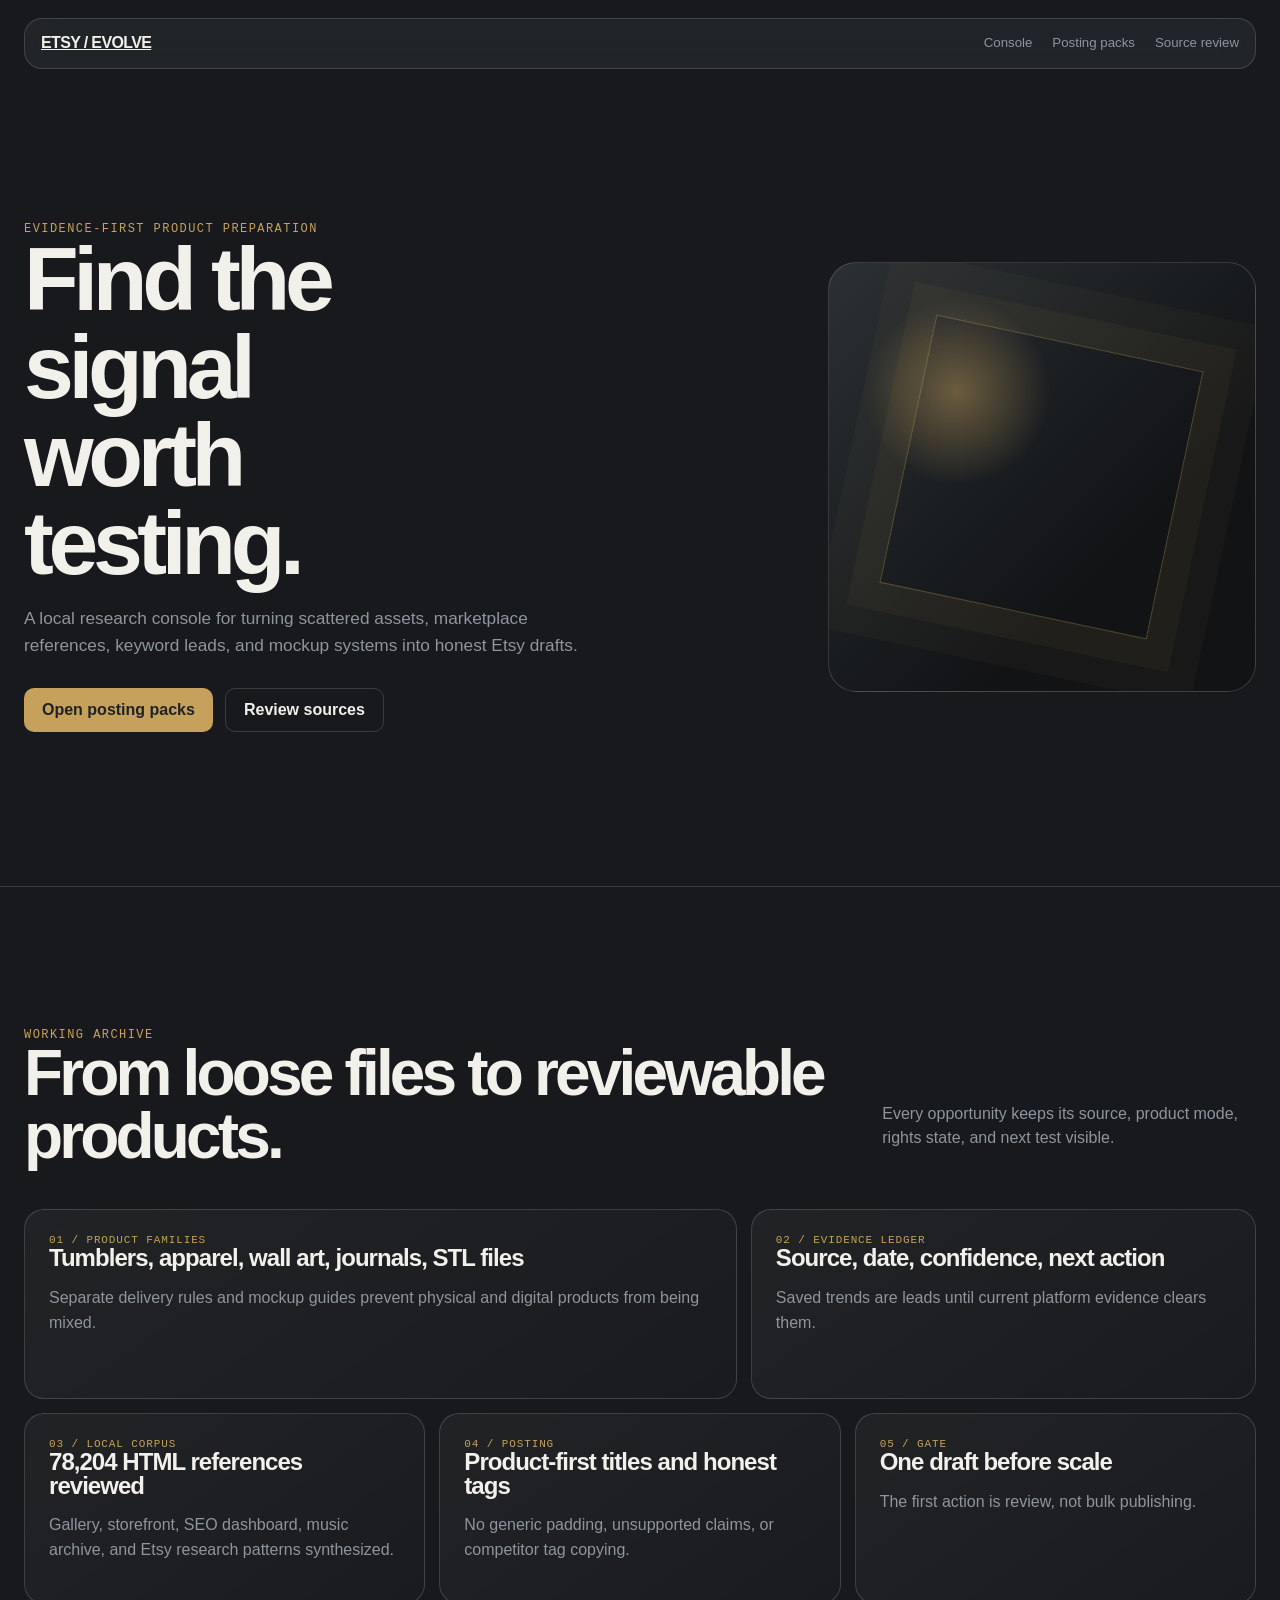
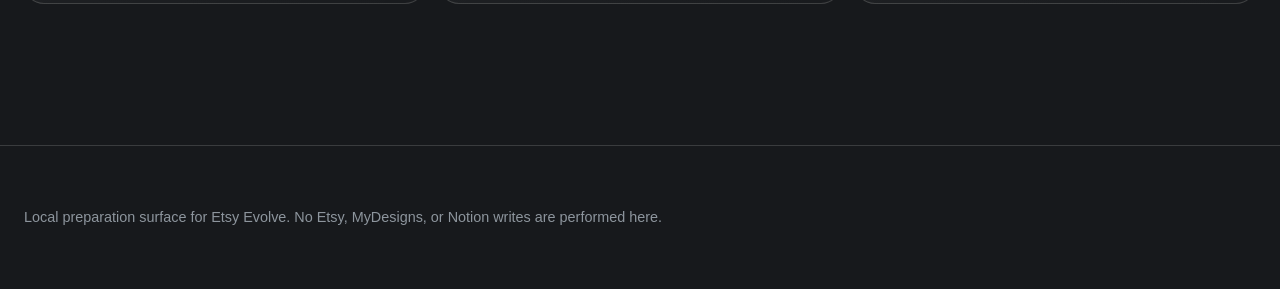
<file: site/index.html>
<!doctype html>
<html lang="en">
<head><meta charset="utf-8"><meta name="viewport" content="width=device-width,initial-scale=1"><meta name="description" content="Etsy Evolve: evidence-first product research and listing preparation."><title>Etsy Evolve — Research Console</title><link rel="stylesheet" href="styles.css"></head>
<body><main><nav class="nav shell"><a class="brand" href="index.html">ETSY / EVOLVE</a><div class="nav-links"><a href="index.html">Console</a><a href="posting-packs.html">Posting packs</a><a href="source-review.html">Source review</a></div></nav>
<section class="hero shell"><div><div class="eyebrow">Evidence-first product preparation</div><h1>Find the signal worth testing.</h1><p class="lede">A local research console for turning scattered assets, marketplace references, keyword leads, and mockup systems into honest Etsy drafts.</p><div class="actions"><a class="button primary" href="posting-packs.html">Open posting packs</a><a class="button secondary" href="source-review.html">Review sources</a></div></div><div class="signal-art" aria-label="Abstract signal archive visualization"></div></section>
<section class="section"><div class="shell"><div class="section-head"><div><div class="eyebrow">Working archive</div><h2>From loose files to reviewable products.</h2></div><p>Every opportunity keeps its source, product mode, rights state, and next test visible.</p></div><div class="grid"><article class="panel span-7"><div class="meta">01 / Product families</div><h3>Tumblers, apparel, wall art, journals, STL files</h3><p class="muted">Separate delivery rules and mockup guides prevent physical and digital products from being mixed.</p></article><article class="panel span-5"><div class="meta">02 / Evidence ledger</div><h3>Source, date, confidence, next action</h3><p class="muted">Saved trends are leads until current platform evidence clears them.</p></article><article class="panel span-4"><div class="meta">03 / Local corpus</div><h3>78,204 HTML references reviewed</h3><p class="muted">Gallery, storefront, SEO dashboard, music archive, and Etsy research patterns synthesized.</p></article><article class="panel span-4"><div class="meta">04 / Posting</div><h3>Product-first titles and honest tags</h3><p class="muted">No generic padding, unsupported claims, or competitor tag copying.</p></article><article class="panel span-4"><div class="meta">05 / Gate</div><h3>One draft before scale</h3><p class="muted">The first action is review, not bulk publishing.</p></article></div></div></section>
<footer class="footer"><div class="shell">Local preparation surface for Etsy Evolve. No Etsy, MyDesigns, or Notion writes are performed here.</div></footer></main></body></html>
</file>
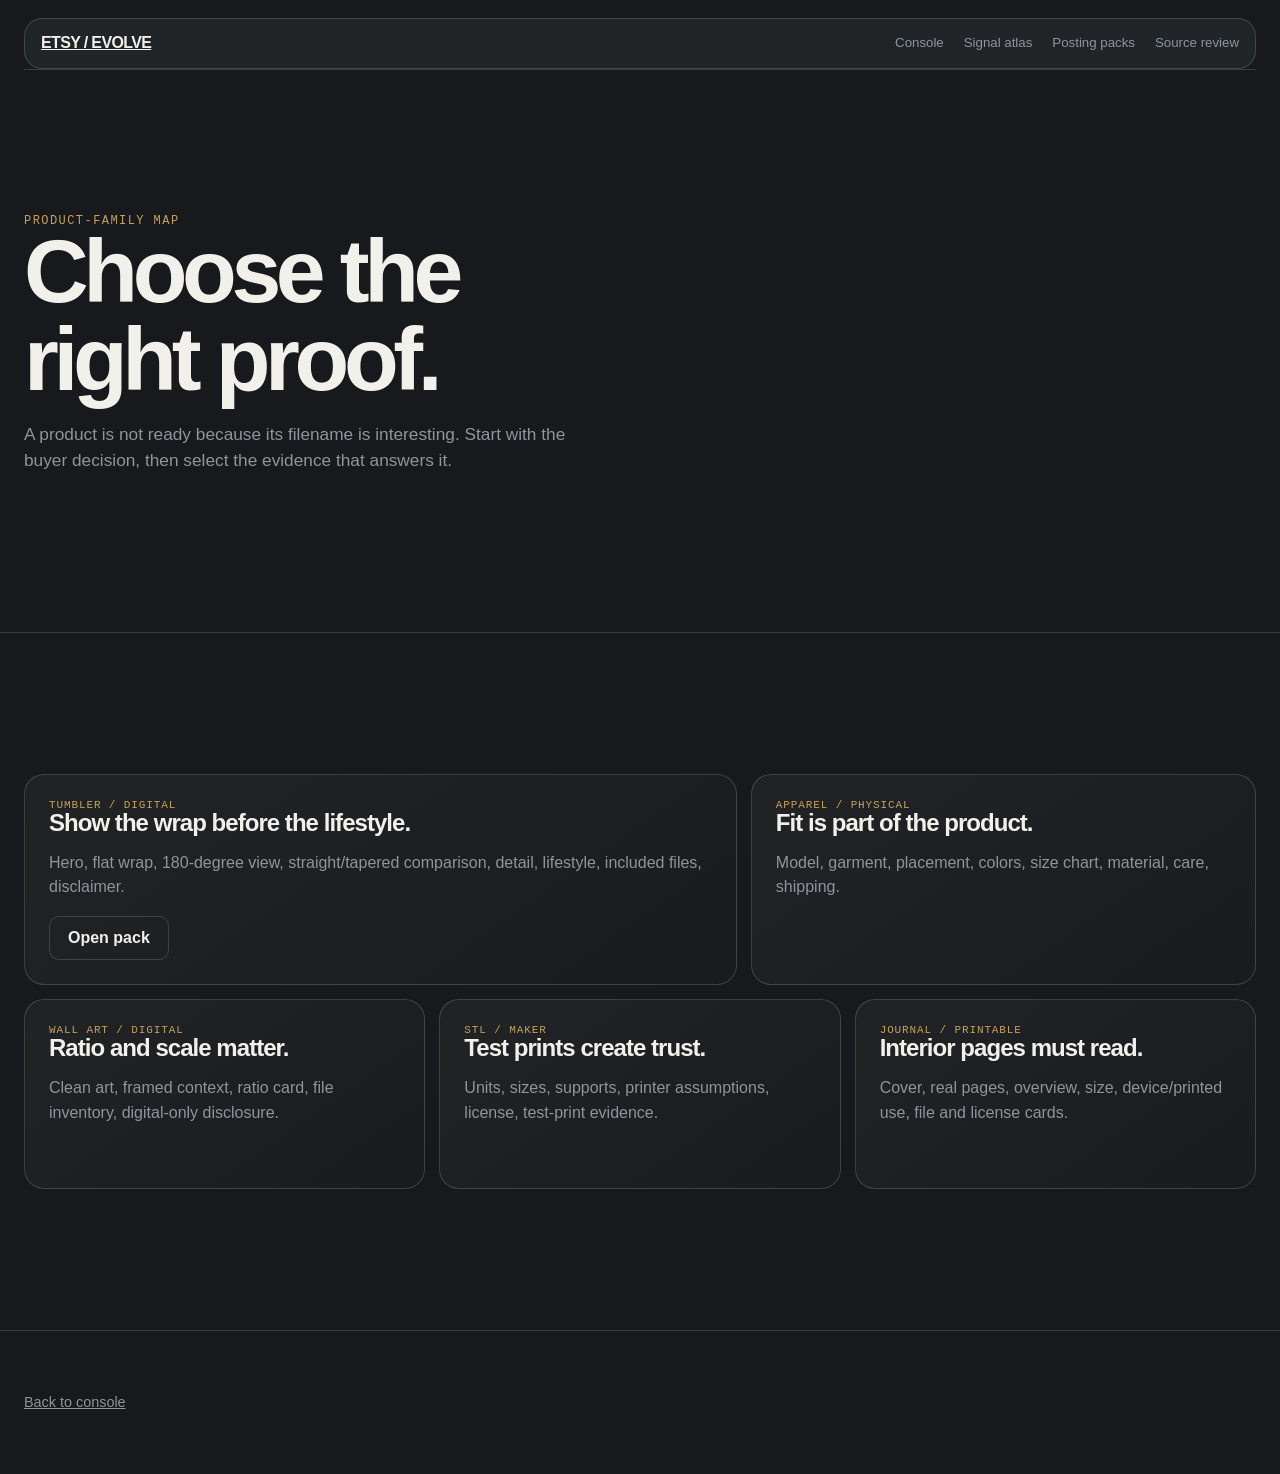
<file: site/catalog.html>
<!doctype html>
<html lang="en"><head><meta charset="utf-8"><meta name="viewport" content="width=device-width,initial-scale=1"><meta name="description" content="Etsy Evolve product-family signal atlas."><title>Signal Atlas — Etsy Evolve</title><link rel="stylesheet" href="styles.css"></head>
<body><main><nav class="nav shell"><a class="brand" href="index.html">ETSY / EVOLVE</a><div class="nav-links"><a href="index.html">Console</a><a href="catalog.html">Signal atlas</a><a href="posting-packs.html">Posting packs</a><a href="source-review.html">Source review</a></div></nav>
<section class="section shell" style="padding-top:9rem"><div class="eyebrow">Product-family map</div><h1 style="max-width:10ch">Choose the right proof.</h1><p class="lede">A product is not ready because its filename is interesting. Start with the buyer decision, then select the evidence that answers it.</p></section>
<section class="section"><div class="shell"><div class="grid"><article class="panel span-7"><div class="meta">Tumbler / digital</div><h3>Show the wrap before the lifestyle.</h3><p class="muted">Hero, flat wrap, 180-degree view, straight/tapered comparison, detail, lifestyle, included files, disclaimer.</p><a class="button secondary" href="posting-packs.html">Open pack</a></article><article class="panel span-5"><div class="meta">Apparel / physical</div><h3>Fit is part of the product.</h3><p class="muted">Model, garment, placement, colors, size chart, material, care, shipping.</p></article><article class="panel span-4"><div class="meta">Wall art / digital</div><h3>Ratio and scale matter.</h3><p class="muted">Clean art, framed context, ratio card, file inventory, digital-only disclosure.</p></article><article class="panel span-4"><div class="meta">STL / maker</div><h3>Test prints create trust.</h3><p class="muted">Units, sizes, supports, printer assumptions, license, test-print evidence.</p></article><article class="panel span-4"><div class="meta">Journal / printable</div><h3>Interior pages must read.</h3><p class="muted">Cover, real pages, overview, size, device/printed use, file and license cards.</p></article></div></div></section>
<footer class="footer"><div class="shell"><a href="index.html">Back to console</a></div></footer></main></body></html>
</file>
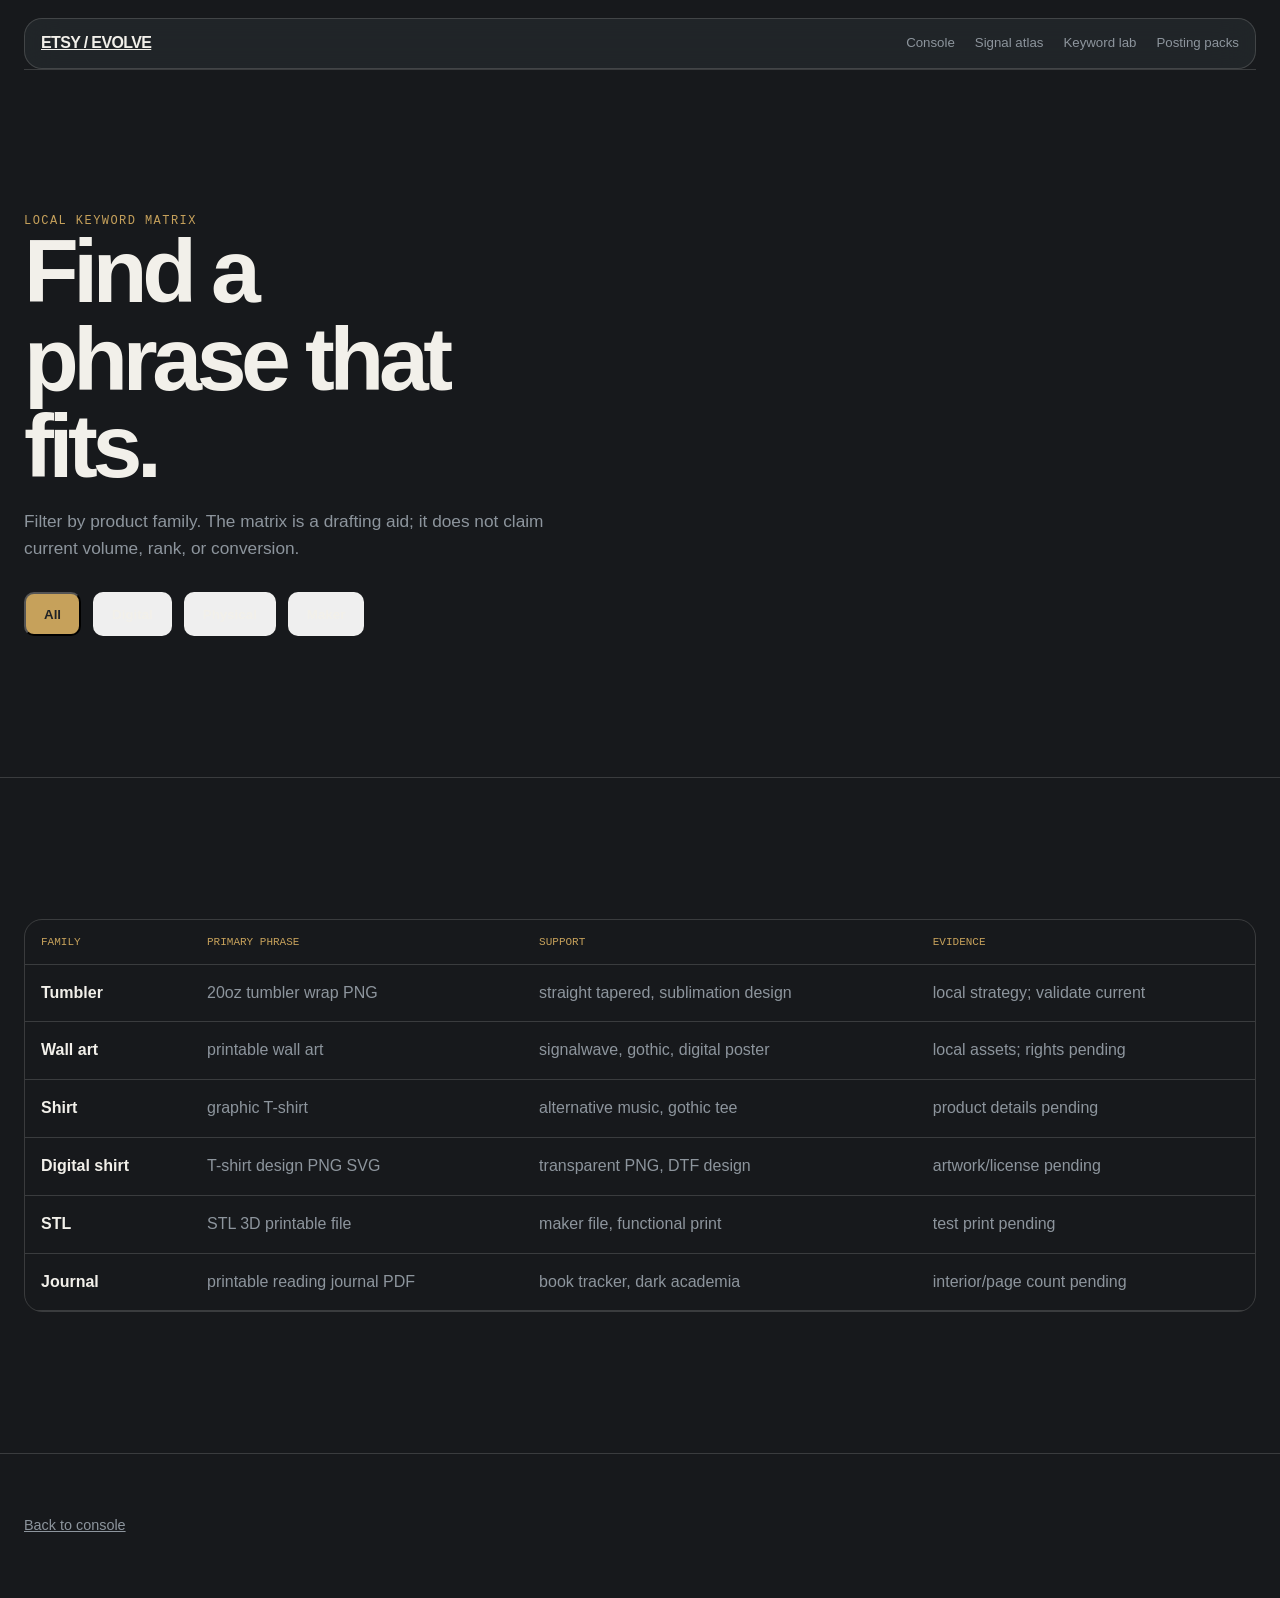
<file: site/keyword-lab.html>
<!doctype html>
<html lang="en"><head><meta charset="utf-8"><meta name="viewport" content="width=device-width,initial-scale=1"><meta name="description" content="Filterable Etsy keyword laboratory based on local evidence."><title>Keyword Lab — Etsy Evolve</title><link rel="stylesheet" href="styles.css"></head>
<body><main><nav class="nav shell"><a class="brand" href="index.html">ETSY / EVOLVE</a><div class="nav-links"><a href="index.html">Console</a><a href="catalog.html">Signal atlas</a><a href="keyword-lab.html">Keyword lab</a><a href="posting-packs.html">Posting packs</a></div></nav>
<section class="section shell" style="padding-top:9rem"><div class="eyebrow">Local keyword matrix</div><h1 style="max-width:10ch">Find a phrase that fits.</h1><p class="lede">Filter by product family. The matrix is a drafting aid; it does not claim current volume, rank, or conversion.</p><div class="actions"><button class="button primary" data-filter="all">All</button><button class="button secondary" data-filter="digital">Digital</button><button class="button secondary" data-filter="physical">Physical</button><button class="button secondary" data-filter="maker">Maker</button></div></section>
<section class="section"><div class="shell"><div class="table-wrap"><table class="table" id="keyword-table"><thead><tr><th>Family</th><th>Primary phrase</th><th>Support</th><th>Evidence</th></tr></thead><tbody><tr data-kind="digital"><td><strong>Tumbler</strong></td><td>20oz tumbler wrap PNG</td><td>straight tapered, sublimation design</td><td>local strategy; validate current</td></tr><tr data-kind="digital"><td><strong>Wall art</strong></td><td>printable wall art</td><td>signalwave, gothic, digital poster</td><td>local assets; rights pending</td></tr><tr data-kind="physical"><td><strong>Shirt</strong></td><td>graphic T-shirt</td><td>alternative music, gothic tee</td><td>product details pending</td></tr><tr data-kind="digital"><td><strong>Digital shirt</strong></td><td>T-shirt design PNG SVG</td><td>transparent PNG, DTF design</td><td>artwork/license pending</td></tr><tr data-kind="maker"><td><strong>STL</strong></td><td>STL 3D printable file</td><td>maker file, functional print</td><td>test print pending</td></tr><tr data-kind="digital"><td><strong>Journal</strong></td><td>printable reading journal PDF</td><td>book tracker, dark academia</td><td>interior/page count pending</td></tr></tbody></table></div></div></section>
<footer class="footer"><div class="shell"><a href="index.html">Back to console</a></div></footer></main><script>document.querySelectorAll('[data-filter]').forEach(function(button){button.addEventListener('click',function(){var filter=button.dataset.filter;document.querySelectorAll('#keyword-table tbody tr').forEach(function(row){row.hidden=filter!=='all'&&row.dataset.kind!==filter})})})</script></body></html>
</file>
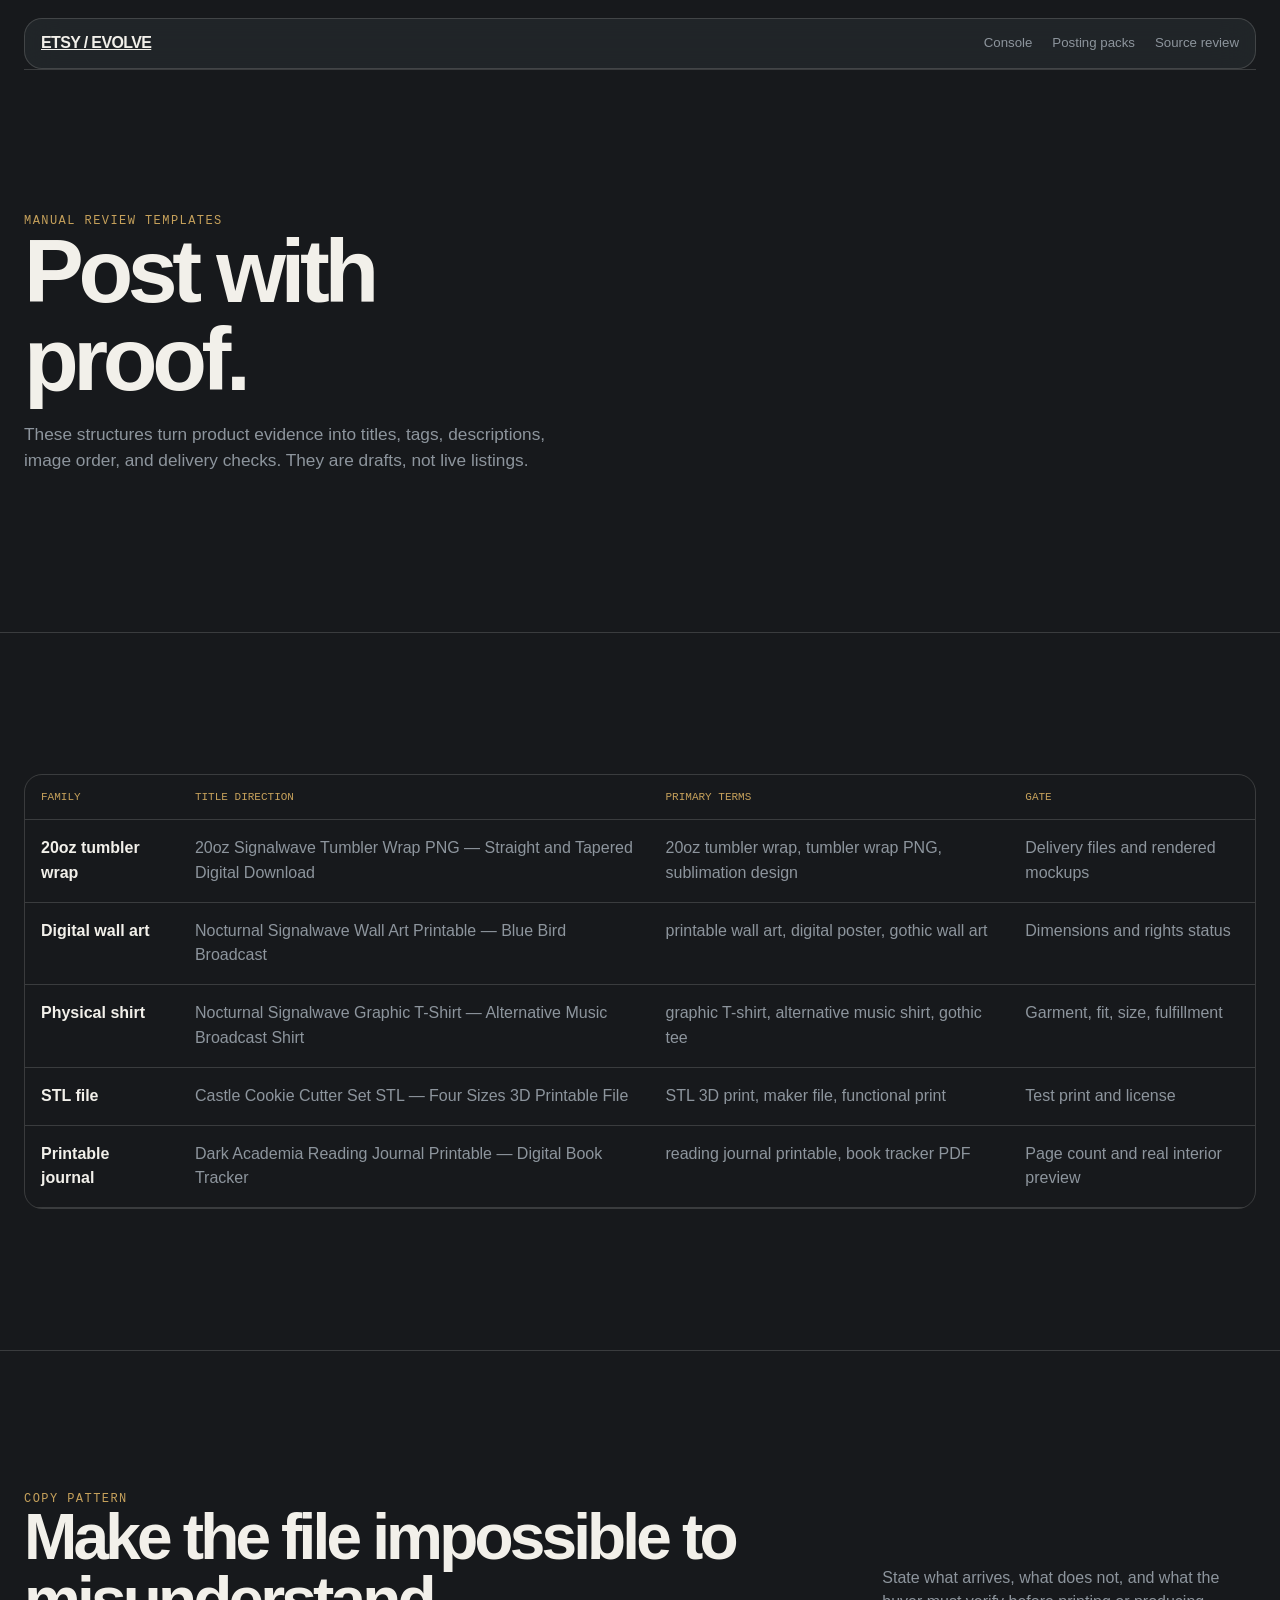
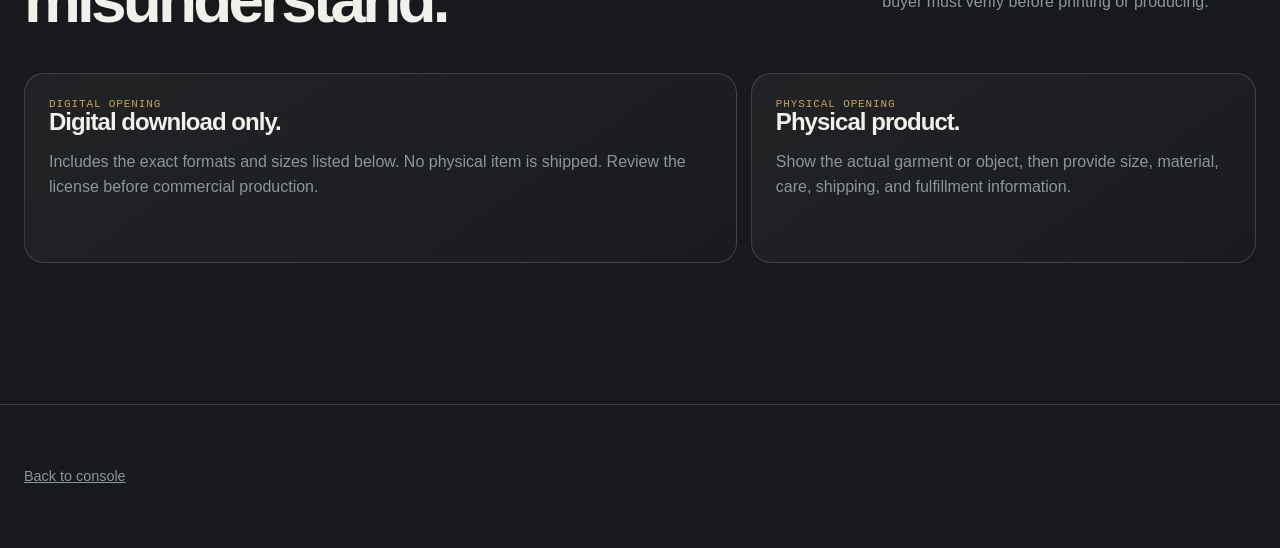
<file: site/posting-packs.html>
<!doctype html>
<html lang="en"><head><meta charset="utf-8"><meta name="viewport" content="width=device-width,initial-scale=1"><meta name="description" content="Product-family Etsy posting packs and keyword structures."><title>Posting Packs — Etsy Evolve</title><link rel="stylesheet" href="styles.css"></head>
<body><main><nav class="nav shell"><a class="brand" href="index.html">ETSY / EVOLVE</a><div class="nav-links"><a href="index.html">Console</a><a href="posting-packs.html">Posting packs</a><a href="source-review.html">Source review</a></div></nav><section class="section shell" style="padding-top:9rem"><div class="eyebrow">Manual review templates</div><h1 style="max-width:10ch">Post with proof.</h1><p class="lede">These structures turn product evidence into titles, tags, descriptions, image order, and delivery checks. They are drafts, not live listings.</p></section>
<section class="section"><div class="shell"><div class="table-wrap"><table class="table"><thead><tr><th>Family</th><th>Title direction</th><th>Primary terms</th><th>Gate</th></tr></thead><tbody><tr><td><strong>20oz tumbler wrap</strong></td><td>20oz Signalwave Tumbler Wrap PNG — Straight and Tapered Digital Download</td><td>20oz tumbler wrap, tumbler wrap PNG, sublimation design</td><td>Delivery files and rendered mockups</td></tr><tr><td><strong>Digital wall art</strong></td><td>Nocturnal Signalwave Wall Art Printable — Blue Bird Broadcast</td><td>printable wall art, digital poster, gothic wall art</td><td>Dimensions and rights status</td></tr><tr><td><strong>Physical shirt</strong></td><td>Nocturnal Signalwave Graphic T-Shirt — Alternative Music Broadcast Shirt</td><td>graphic T-shirt, alternative music shirt, gothic tee</td><td>Garment, fit, size, fulfillment</td></tr><tr><td><strong>STL file</strong></td><td>Castle Cookie Cutter Set STL — Four Sizes 3D Printable File</td><td>STL 3D print, maker file, functional print</td><td>Test print and license</td></tr><tr><td><strong>Printable journal</strong></td><td>Dark Academia Reading Journal Printable — Digital Book Tracker</td><td>reading journal printable, book tracker PDF</td><td>Page count and real interior preview</td></tr></tbody></table></div></div></section>
<section class="section"><div class="shell"><div class="section-head"><div><div class="eyebrow">Copy pattern</div><h2>Make the file impossible to misunderstand.</h2></div><p>State what arrives, what does not, and what the buyer must verify before printing or producing.</p></div><div class="grid"><article class="panel span-7"><div class="meta">Digital opening</div><h3>Digital download only.</h3><p class="muted">Includes the exact formats and sizes listed below. No physical item is shipped. Review the license before commercial production.</p></article><article class="panel span-5"><div class="meta">Physical opening</div><h3>Physical product.</h3><p class="muted">Show the actual garment or object, then provide size, material, care, shipping, and fulfillment information.</p></article></div></div></section><footer class="footer"><div class="shell"><a href="index.html">Back to console</a></div></footer></main></body></html>
</file>
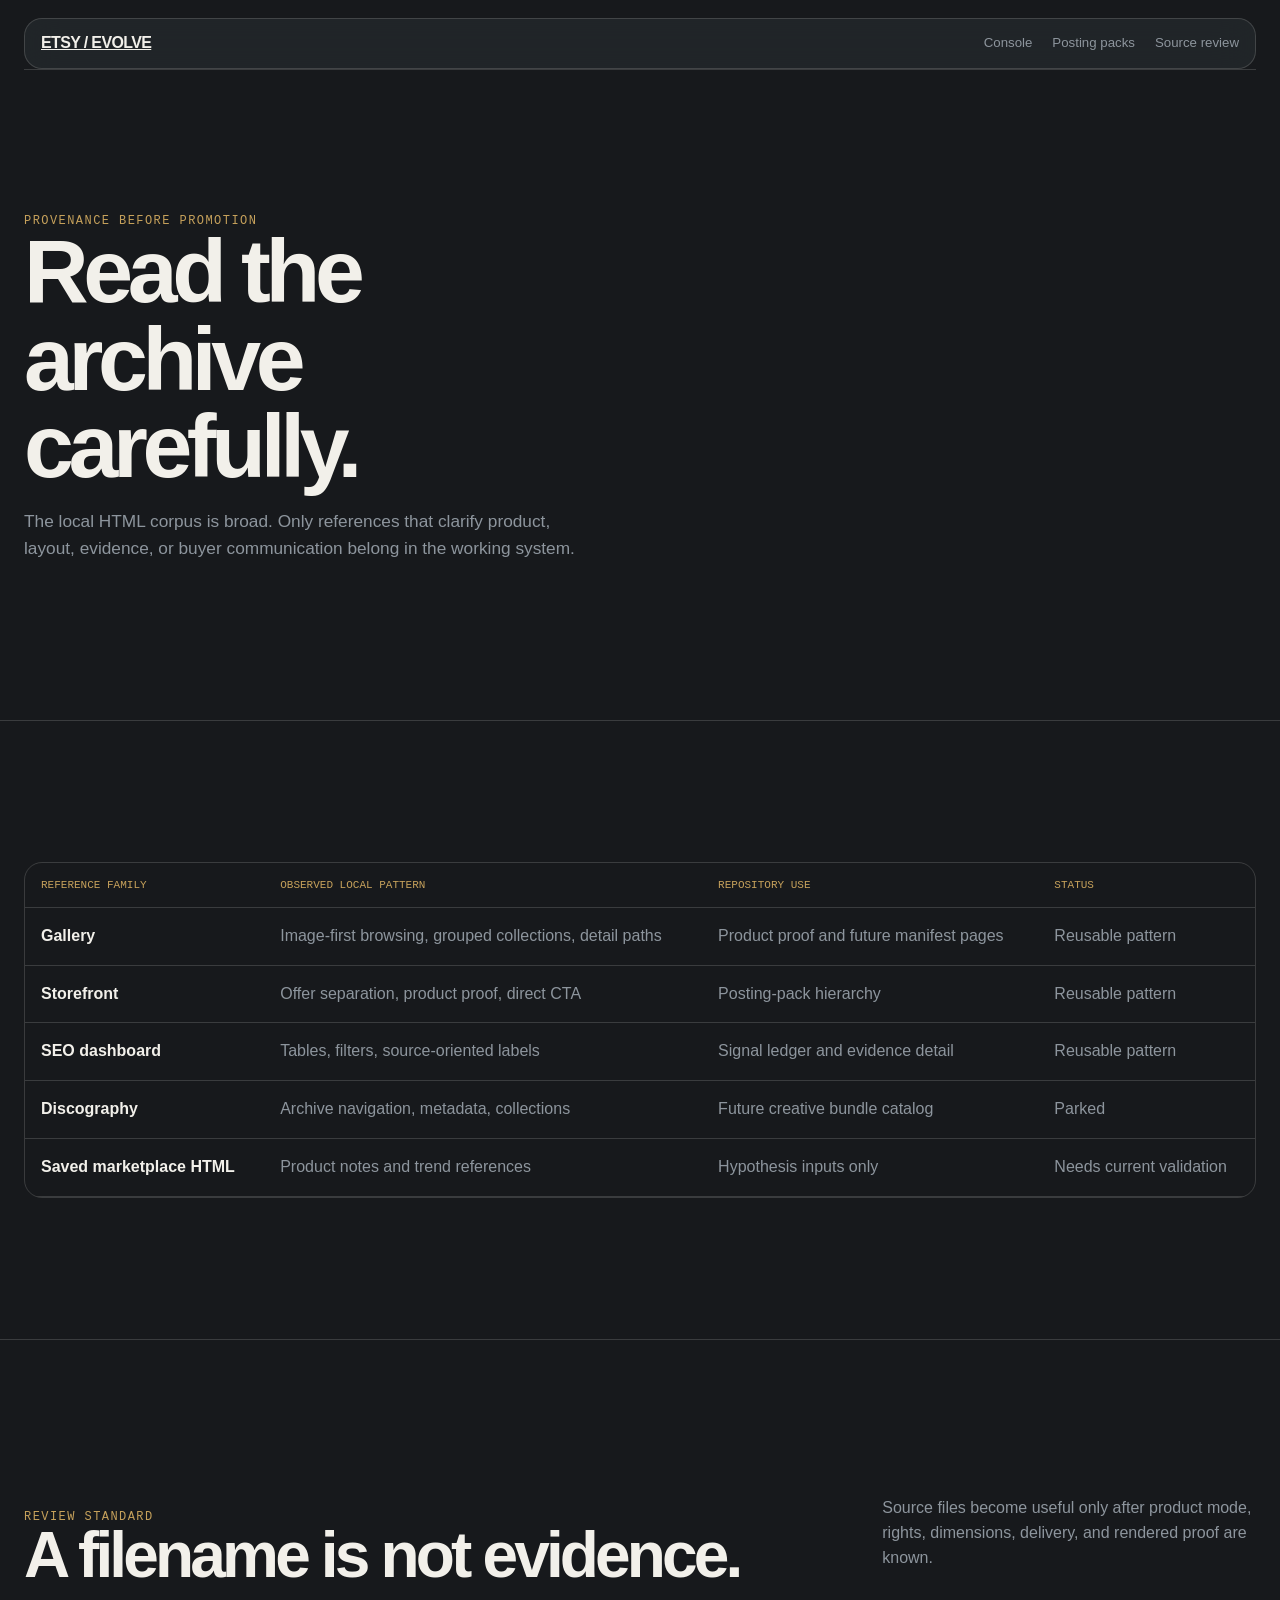
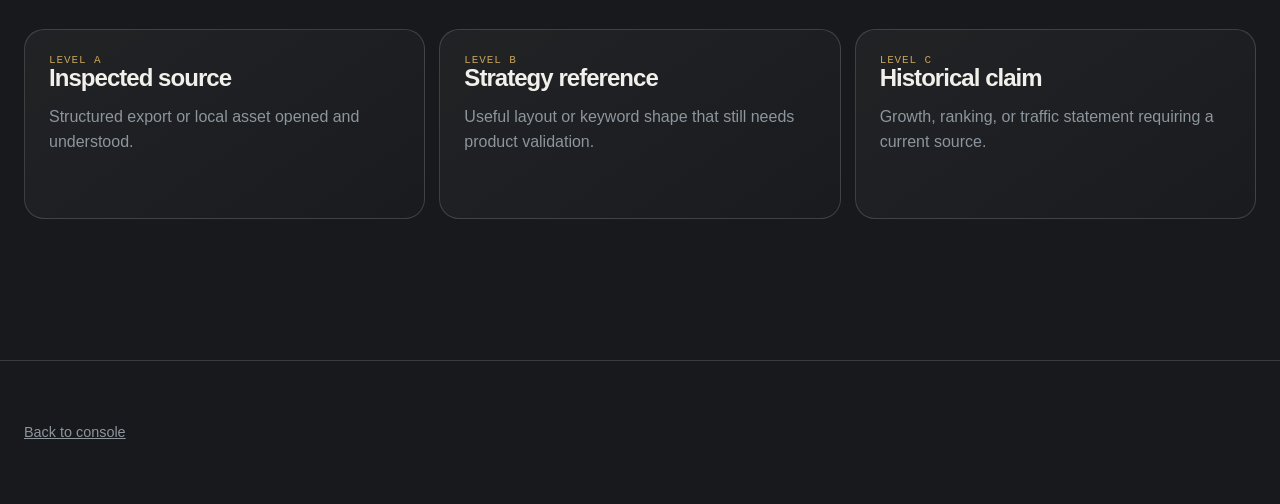
<file: site/source-review.html>
<!doctype html>
<html lang="en"><head><meta charset="utf-8"><meta name="viewport" content="width=device-width,initial-scale=1"><meta name="description" content="Etsy Evolve local HTML reference and evidence provenance review."><title>Source Review — Etsy Evolve</title><link rel="stylesheet" href="styles.css"></head>
<body><main><nav class="nav shell"><a class="brand" href="index.html">ETSY / EVOLVE</a><div class="nav-links"><a href="index.html">Console</a><a href="posting-packs.html">Posting packs</a><a href="source-review.html">Source review</a></div></nav><section class="section shell" style="padding-top:9rem"><div class="eyebrow">Provenance before promotion</div><h1 style="max-width:11ch">Read the archive carefully.</h1><p class="lede">The local HTML corpus is broad. Only references that clarify product, layout, evidence, or buyer communication belong in the working system.</p></section>
<section class="section"><div class="shell"><div class="table-wrap"><table class="table"><thead><tr><th>Reference family</th><th>Observed local pattern</th><th>Repository use</th><th>Status</th></tr></thead><tbody><tr><td><strong>Gallery</strong></td><td>Image-first browsing, grouped collections, detail paths</td><td>Product proof and future manifest pages</td><td>Reusable pattern</td></tr><tr><td><strong>Storefront</strong></td><td>Offer separation, product proof, direct CTA</td><td>Posting-pack hierarchy</td><td>Reusable pattern</td></tr><tr><td><strong>SEO dashboard</strong></td><td>Tables, filters, source-oriented labels</td><td>Signal ledger and evidence detail</td><td>Reusable pattern</td></tr><tr><td><strong>Discography</strong></td><td>Archive navigation, metadata, collections</td><td>Future creative bundle catalog</td><td>Parked</td></tr><tr><td><strong>Saved marketplace HTML</strong></td><td>Product notes and trend references</td><td>Hypothesis inputs only</td><td>Needs current validation</td></tr></tbody></table></div></div></section>
<section class="section"><div class="shell"><div class="section-head"><div><div class="eyebrow">Review standard</div><h2>A filename is not evidence.</h2></div><p>Source files become useful only after product mode, rights, dimensions, delivery, and rendered proof are known.</p></div><div class="grid"><article class="panel span-4"><div class="meta">Level A</div><h3>Inspected source</h3><p class="muted">Structured export or local asset opened and understood.</p></article><article class="panel span-4"><div class="meta">Level B</div><h3>Strategy reference</h3><p class="muted">Useful layout or keyword shape that still needs product validation.</p></article><article class="panel span-4"><div class="meta">Level C</div><h3>Historical claim</h3><p class="muted">Growth, ranking, or traffic statement requiring a current source.</p></article></div></div></section><footer class="footer"><div class="shell"><a href="index.html">Back to console</a></div></footer></main></body></html>
</file>
<file: site/styles.css>
:root{--charcoal:#17191c;--surface:#22262a;--mist:#f2f0ea;--ink:#202326;--steel:#8d959d;--line:rgba(242,240,234,.16);--ochre:#c6a15b;--serif:Georgia,serif;--sans:"Cabinet Grotesk","Trebuchet MS",sans-serif;--body:"Segoe UI",sans-serif;--mono:"SFMono-Regular",Consolas,monospace}
*{box-sizing:border-box}html{scroll-behavior:smooth}body{margin:0;background:var(--charcoal);color:var(--mist);font-family:var(--body);line-height:1.55}a{color:inherit}main{overflow:hidden}.shell{width:min(1400px,calc(100% - 48px));margin:auto}.nav{position:sticky;top:18px;z-index:10;margin:18px auto 0;padding:12px 16px;display:flex;align-items:center;justify-content:space-between;background:rgba(34,38,42,.92);border:1px solid var(--line);border-radius:18px;backdrop-filter:blur(18px)}.brand{font-family:var(--sans);font-weight:700;letter-spacing:-.04em}.nav-links{display:flex;gap:20px;font-size:.83rem;color:var(--steel)}.nav-links a{text-decoration:none}.nav-links a:hover{color:var(--ochre)}.hero{min-height:88dvh;display:grid;grid-template-columns:1.25fr .75fr;gap:7vw;align-items:center;padding:clamp(5rem,12vw,11rem) 0}.eyebrow{font:12px var(--mono);letter-spacing:.12em;text-transform:uppercase;color:var(--ochre)}h1,h2,h3{font-family:var(--sans);line-height:.98;letter-spacing:-.06em;margin:0}h1{font-size:clamp(3.3rem,7vw,7.5rem);max-width:8ch}h2{font-size:clamp(2.4rem,5vw,5rem)}h3{font-size:1.5rem;letter-spacing:-.04em}.lede{max-width:58ch;color:var(--steel);font-size:1.08rem}.actions{display:flex;gap:12px;flex-wrap:wrap;margin-top:30px}.button{display:inline-flex;min-height:44px;align-items:center;padding:0 18px;border-radius:10px;text-decoration:none;font-weight:700;transition:transform .2s,background .2s}.button:hover{transform:translateY(-2px)}.primary{background:var(--ochre);color:var(--ink)}.secondary{border:1px solid var(--line);color:var(--mist)}.signal-art{min-height:430px;border:1px solid var(--line);border-radius:28px;background:radial-gradient(circle at 30% 30%,rgba(198,161,91,.45),transparent 22%),linear-gradient(135deg,#2b3034,#111315 68%);position:relative;overflow:hidden}.signal-art:after{content:"";position:absolute;inset:18%;border:1px solid rgba(198,161,91,.35);transform:rotate(12deg);box-shadow:0 0 0 28px rgba(198,161,91,.05),0 0 0 56px rgba(198,161,91,.035)}.section{padding:clamp(5rem,11vw,10rem) 0;border-top:1px solid var(--line)}.section-head{display:flex;justify-content:space-between;gap:30px;align-items:end;margin-bottom:42px}.section-head p{max-width:42ch;color:var(--steel)}.grid{display:grid;grid-template-columns:repeat(12,1fr);gap:14px}.panel{border:1px solid var(--line);background:linear-gradient(145deg,rgba(255,255,255,.045),rgba(255,255,255,.012));border-radius:20px;padding:24px;min-height:190px}.panel:hover{border-color:rgba(198,161,91,.65);transform:translateY(-3px);transition:.25s}.span-5{grid-column:span 5}.span-7{grid-column:span 7}.span-4{grid-column:span 4}.meta{font:11px var(--mono);color:var(--ochre);text-transform:uppercase;letter-spacing:.08em}.muted{color:var(--steel)}.table-wrap{overflow:auto;border:1px solid var(--line);border-radius:18px}.table{width:100%;border-collapse:collapse;min-width:760px}.table th,.table td{text-align:left;padding:16px;border-bottom:1px solid var(--line);vertical-align:top}.table th{font:11px var(--mono);color:var(--ochre);text-transform:uppercase}.table td{color:var(--steel)}.table td strong{color:var(--mist)}.footer{padding:60px 0;color:var(--steel);font-size:.9rem;border-top:1px solid var(--line)}.tag{display:inline-block;border:1px solid var(--line);padding:6px 9px;border-radius:8px;margin:4px 4px 0 0;font:11px var(--mono);color:var(--mist)}@media(max-width:767px){.shell{width:min(100% - 28px,680px)}.nav-links{display:none}.hero{grid-template-columns:1fr;min-height:auto;padding:6rem 0 5rem}h1{max-width:10ch}.signal-art{min-height:270px}.section-head{display:block}.grid{display:block}.panel{margin-bottom:14px}.actions{margin-bottom:12px}}
</file>
